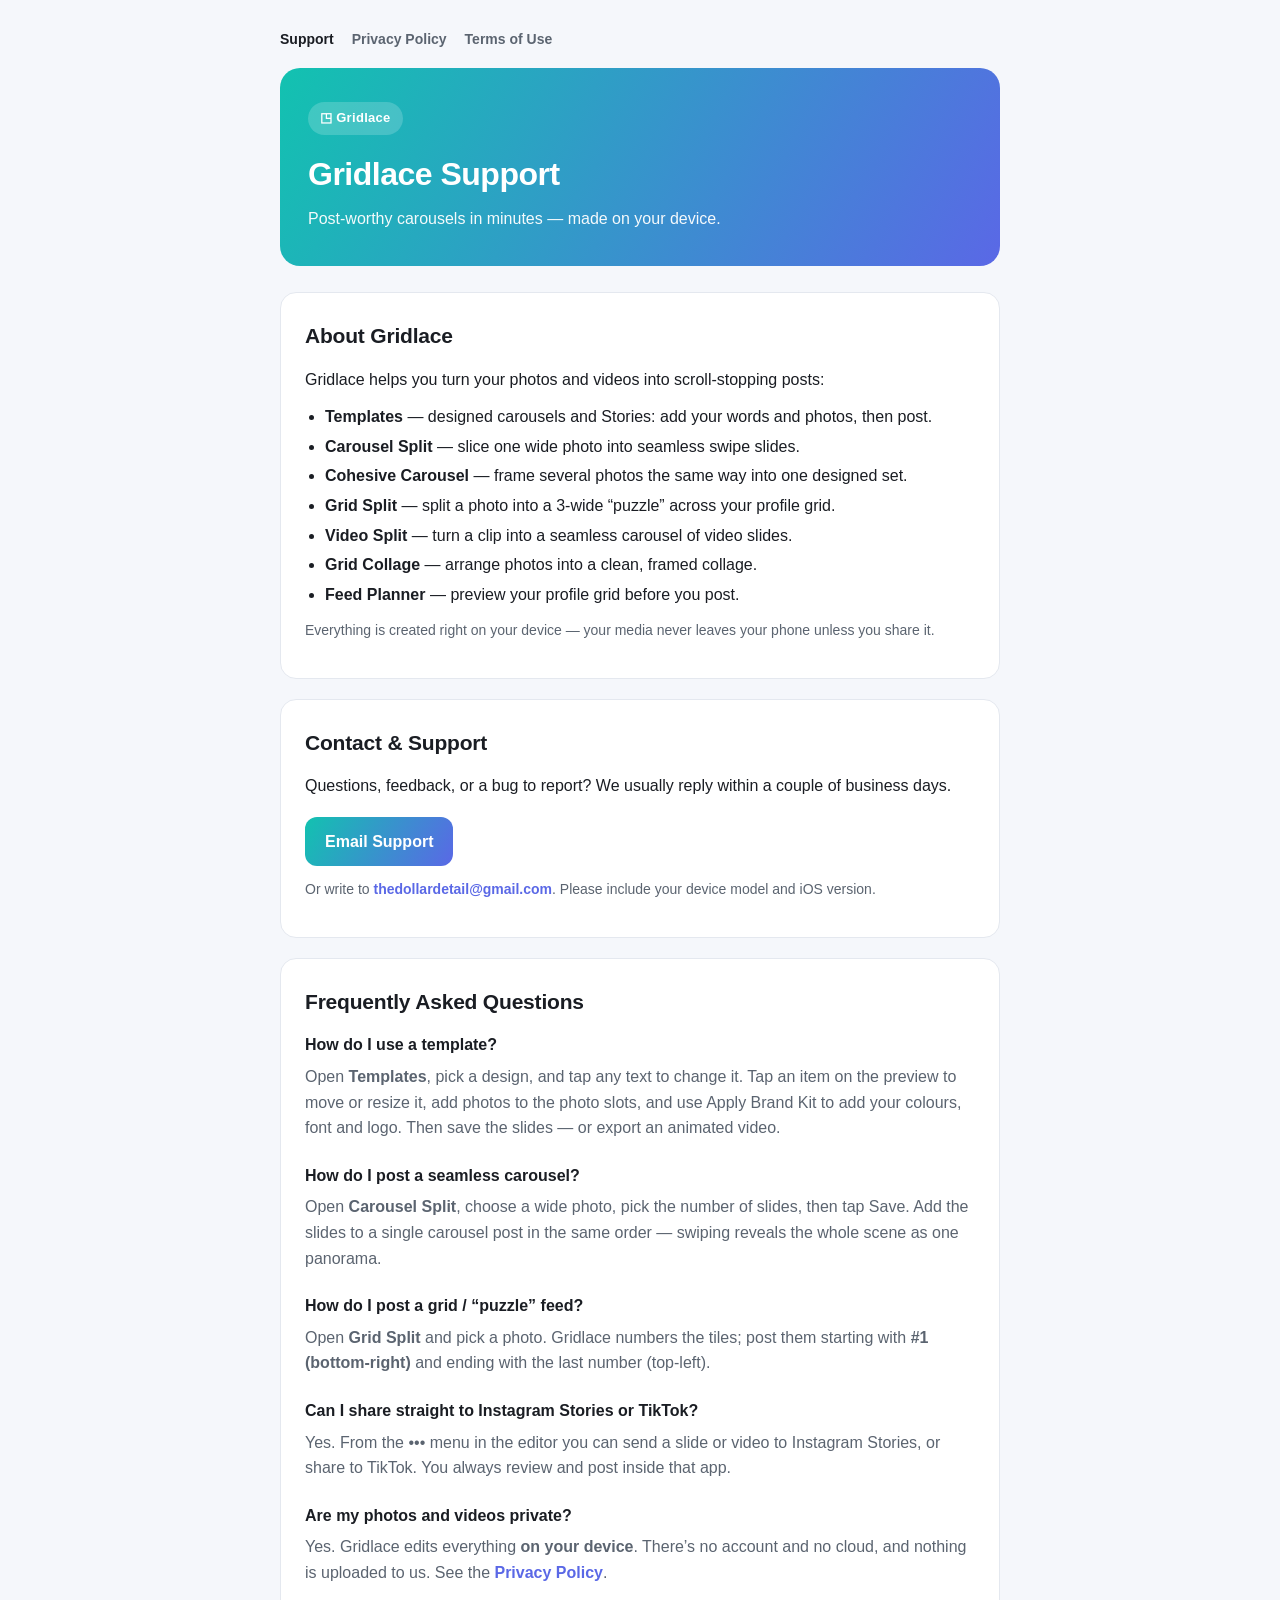
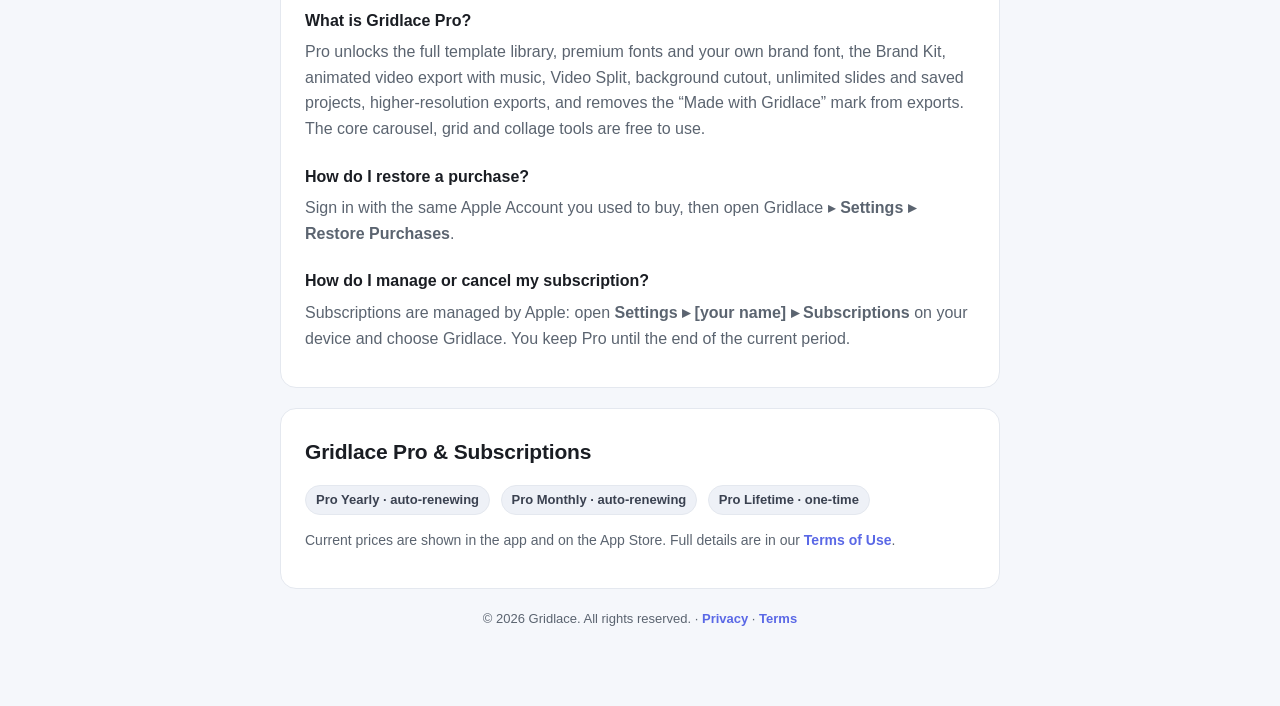
<file: index.html>
<!DOCTYPE html>
<html lang="en">
<head>
<meta charset="UTF-8" />
<meta name="viewport" content="width=device-width, initial-scale=1.0" />
<title>Gridlace — Support</title>
<link rel="stylesheet" href="style.css" />
</head>
<body>
<div class="wrap">
  <nav><a class="on" href="index.html">Support</a><a href="privacy.html">Privacy Policy</a><a href="terms.html">Terms of Use</a></nav>

  <header class="hero">
    <span class="badge">◳ Gridlace</span>
    <h1>Gridlace Support</h1>
    <p>Post-worthy carousels in minutes — made on your device.</p>
  </header>

  <section class="card">
    <h2>About Gridlace</h2>
    <p>Gridlace helps you turn your photos and videos into scroll-stopping posts:</p>
    <ul>
      <li><strong>Templates</strong> — designed carousels and Stories: add your words and photos, then post.</li>
      <li><strong>Carousel Split</strong> — slice one wide photo into seamless swipe slides.</li>
      <li><strong>Cohesive Carousel</strong> — frame several photos the same way into one designed set.</li>
      <li><strong>Grid Split</strong> — split a photo into a 3-wide “puzzle” across your profile grid.</li>
      <li><strong>Video Split</strong> — turn a clip into a seamless carousel of video slides.</li>
      <li><strong>Grid Collage</strong> — arrange photos into a clean, framed collage.</li>
      <li><strong>Feed Planner</strong> — preview your profile grid before you post.</li>
    </ul>
    <p class="muted small">Everything is created right on your device — your media never leaves your phone unless you share it.</p>
  </section>

  <section class="card">
    <h2>Contact &amp; Support</h2>
    <p>Questions, feedback, or a bug to report? We usually reply within a couple of business days.</p>
    <p><a class="contact-btn" href="mailto:thedollardetail@gmail.com?subject=Gridlace%20Support">Email Support</a></p>
    <p class="small muted">Or write to <a href="mailto:thedollardetail@gmail.com">thedollardetail@gmail.com</a>. Please include your device model and iOS version.</p>
  </section>

  <section class="card faq">
    <h2>Frequently Asked Questions</h2>

    <h3>How do I use a template?</h3>
    <p>Open <strong>Templates</strong>, pick a design, and tap any text to change it. Tap an item on the preview to move or resize it, add photos to the photo slots, and use Apply Brand Kit to add your colours, font and logo. Then save the slides — or export an animated video.</p>

    <h3>How do I post a seamless carousel?</h3>
    <p>Open <strong>Carousel Split</strong>, choose a wide photo, pick the number of slides, then tap Save. Add the slides to a single carousel post in the same order — swiping reveals the whole scene as one panorama.</p>

    <h3>How do I post a grid / “puzzle” feed?</h3>
    <p>Open <strong>Grid Split</strong> and pick a photo. Gridlace numbers the tiles; post them starting with <strong>#1 (bottom-right)</strong> and ending with the last number (top-left).</p>

    <h3>Can I share straight to Instagram Stories or TikTok?</h3>
    <p>Yes. From the ••• menu in the editor you can send a slide or video to Instagram Stories, or share to TikTok. You always review and post inside that app.</p>

    <h3>Are my photos and videos private?</h3>
    <p>Yes. Gridlace edits everything <strong>on your device</strong>. There’s no account and no cloud, and nothing is uploaded to us. See the <a href="privacy.html">Privacy Policy</a>.</p>

    <h3>What is Gridlace Pro?</h3>
    <p>Pro unlocks the full template library, premium fonts and your own brand font, the Brand Kit, animated video export with music, Video Split, background cutout, unlimited slides and saved projects, higher-resolution exports, and removes the “Made with Gridlace” mark from exports. The core carousel, grid and collage tools are free to use.</p>

    <h3>How do I restore a purchase?</h3>
    <p>Sign in with the same Apple Account you used to buy, then open Gridlace ▸ <strong>Settings ▸ Restore Purchases</strong>.</p>

    <h3>How do I manage or cancel my subscription?</h3>
    <p>Subscriptions are managed by Apple: open <strong>Settings ▸ [your name] ▸ Subscriptions</strong> on your device and choose Gridlace. You keep Pro until the end of the current period.</p>
  </section>

  <section class="card">
    <h2>Gridlace Pro &amp; Subscriptions</h2>
    <p>
      <span class="pill">Pro Yearly · auto-renewing</span>
      <span class="pill">Pro Monthly · auto-renewing</span>
      <span class="pill">Pro Lifetime · one-time</span>
    </p>
    <p class="small muted">Current prices are shown in the app and on the App Store. Full details are in our <a href="terms.html">Terms of Use</a>.</p>
  </section>

  <footer><p>© 2026 Gridlace. All rights reserved. · <a href="privacy.html">Privacy</a> · <a href="terms.html">Terms</a></p></footer>
</div>
</body>
</html>
</file>
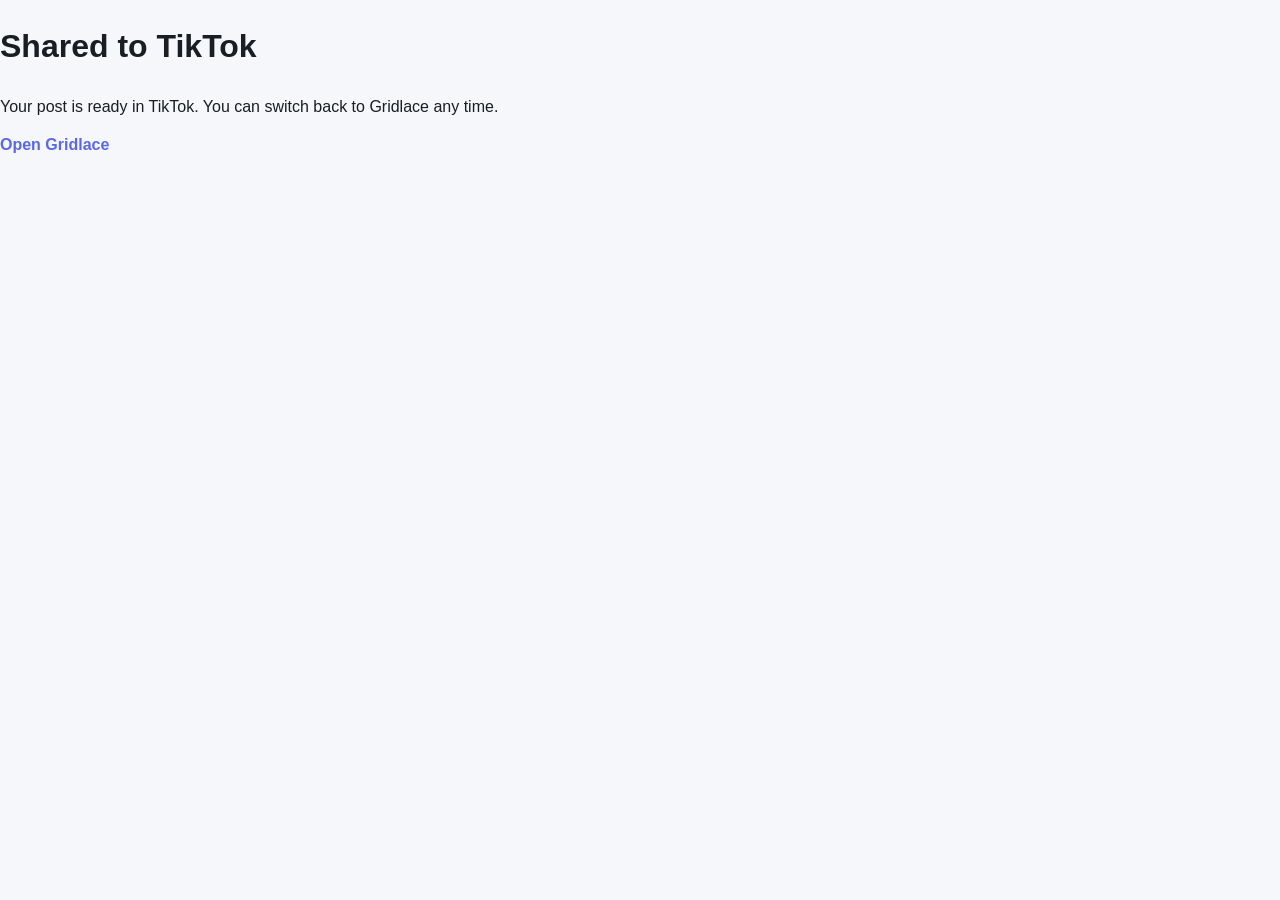
<file: tiktok/index.html>
<!doctype html>
<html lang="en">
<head>
<meta charset="utf-8">
<meta name="viewport" content="width=device-width, initial-scale=1">
<title>Back to Gridlace</title>
<link rel="stylesheet" href="../style.css">
</head>
<body>
<main>
  <h1>Shared to TikTok</h1>
  <p>Your post is ready in TikTok. You can switch back to Gridlace any time.</p>
  <p><a href="gridlace://templates">Open Gridlace</a></p>
</main>
</body>
</html>
</file>
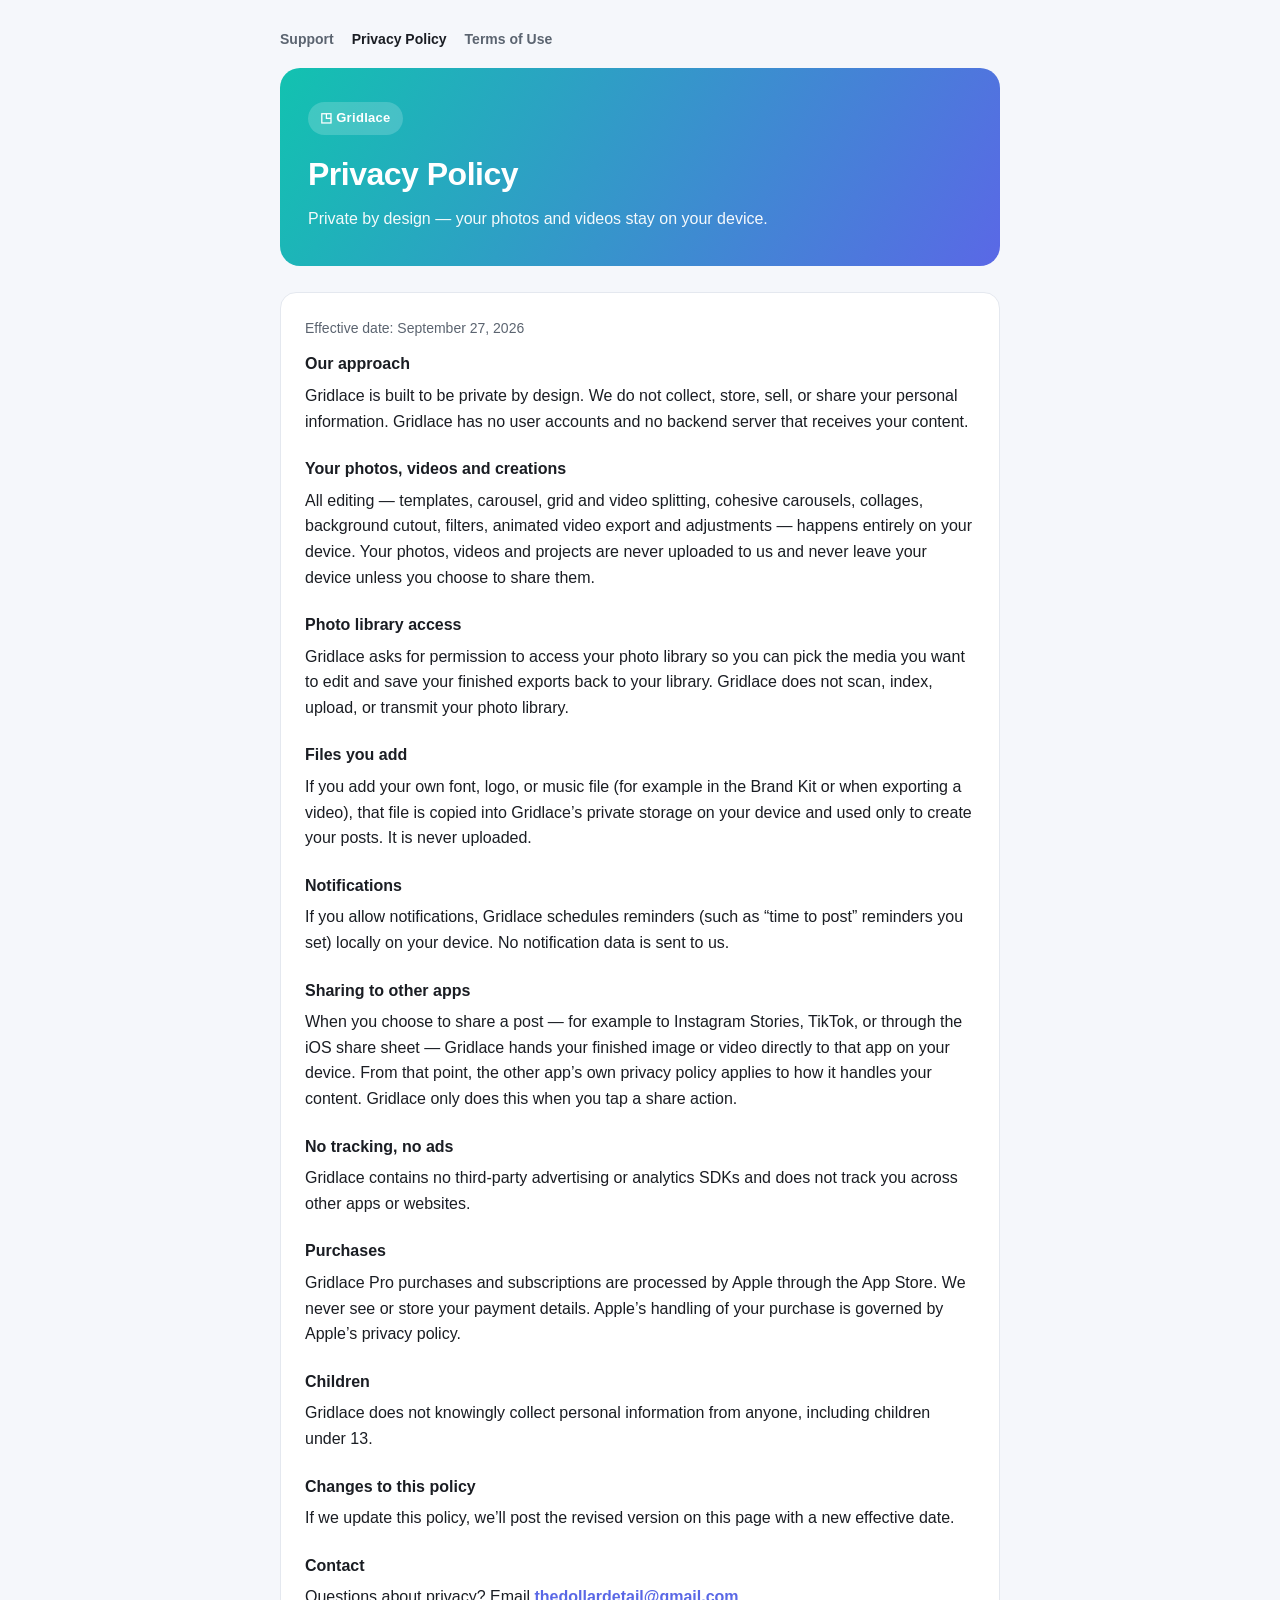
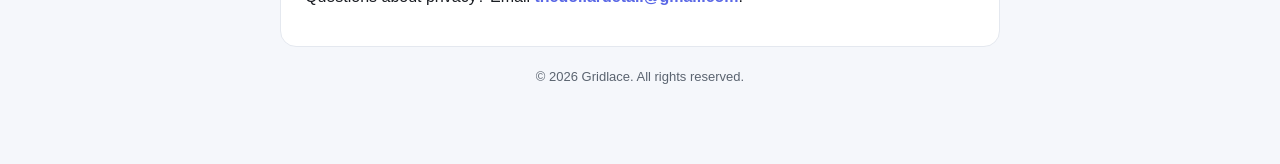
<file: privacy.html>
<!DOCTYPE html>
<html lang="en">
<head>
<meta charset="UTF-8" />
<meta name="viewport" content="width=device-width, initial-scale=1.0" />
<title>Gridlace — Privacy Policy</title>
<link rel="stylesheet" href="style.css" />
</head>
<body>
<div class="wrap">
  <nav><a href="index.html">Support</a><a class="on" href="privacy.html">Privacy Policy</a><a href="terms.html">Terms of Use</a></nav>

  <header class="hero">
    <span class="badge">◳ Gridlace</span>
    <h1>Privacy Policy</h1>
    <p>Private by design — your photos and videos stay on your device.</p>
  </header>

  <section class="card">
    <p class="small muted">Effective date: September 27, 2026</p>

    <h3>Our approach</h3>
    <p>Gridlace is built to be private by design. We do not collect, store, sell, or share your personal information. Gridlace has no user accounts and no backend server that receives your content.</p>

    <h3>Your photos, videos and creations</h3>
    <p>All editing — templates, carousel, grid and video splitting, cohesive carousels, collages, background cutout, filters, animated video export and adjustments — happens entirely on your device. Your photos, videos and projects are never uploaded to us and never leave your device unless you choose to share them.</p>

    <h3>Photo library access</h3>
    <p>Gridlace asks for permission to access your photo library so you can pick the media you want to edit and save your finished exports back to your library. Gridlace does not scan, index, upload, or transmit your photo library.</p>

    <h3>Files you add</h3>
    <p>If you add your own font, logo, or music file (for example in the Brand Kit or when exporting a video), that file is copied into Gridlace’s private storage on your device and used only to create your posts. It is never uploaded.</p>

    <h3>Notifications</h3>
    <p>If you allow notifications, Gridlace schedules reminders (such as “time to post” reminders you set) locally on your device. No notification data is sent to us.</p>

    <h3>Sharing to other apps</h3>
    <p>When you choose to share a post — for example to Instagram Stories, TikTok, or through the iOS share sheet — Gridlace hands your finished image or video directly to that app on your device. From that point, the other app’s own privacy policy applies to how it handles your content. Gridlace only does this when you tap a share action.</p>

    <h3>No tracking, no ads</h3>
    <p>Gridlace contains no third-party advertising or analytics SDKs and does not track you across other apps or websites.</p>

    <h3>Purchases</h3>
    <p>Gridlace Pro purchases and subscriptions are processed by Apple through the App Store. We never see or store your payment details. Apple’s handling of your purchase is governed by Apple’s privacy policy.</p>

    <h3>Children</h3>
    <p>Gridlace does not knowingly collect personal information from anyone, including children under 13.</p>

    <h3>Changes to this policy</h3>
    <p>If we update this policy, we’ll post the revised version on this page with a new effective date.</p>

    <h3>Contact</h3>
    <p>Questions about privacy? Email <a href="mailto:thedollardetail@gmail.com">thedollardetail@gmail.com</a>.</p>
  </section>

  <footer><p>© 2026 Gridlace. All rights reserved.</p></footer>
</div>
</body>
</html>
</file>
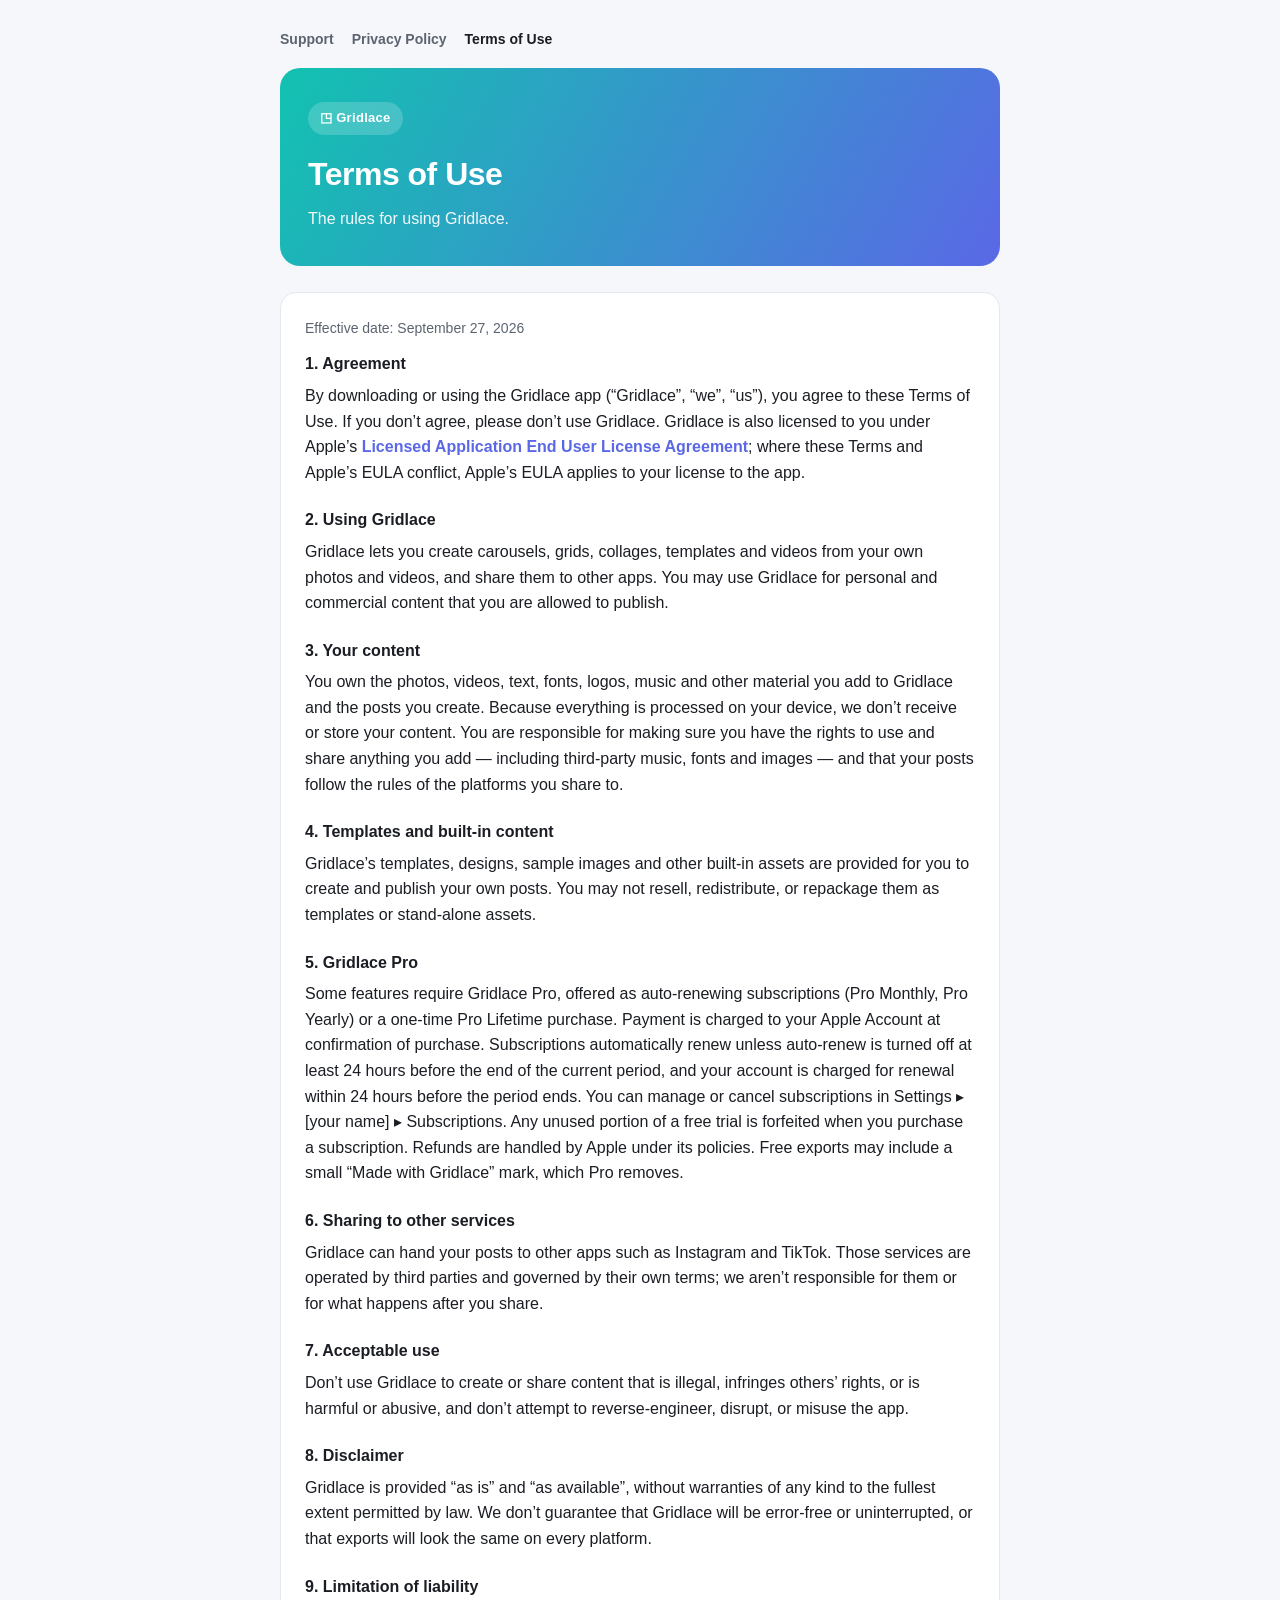
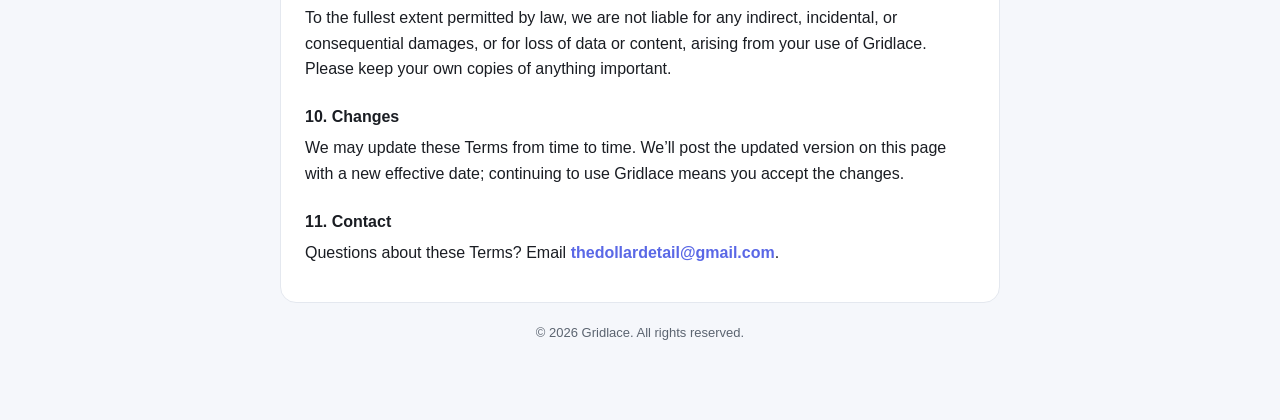
<file: terms.html>
<!DOCTYPE html>
<html lang="en">
<head>
<meta charset="UTF-8" />
<meta name="viewport" content="width=device-width, initial-scale=1.0" />
<title>Gridlace — Terms of Use</title>
<link rel="stylesheet" href="style.css" />
</head>
<body>
<div class="wrap">
  <nav><a href="index.html">Support</a><a href="privacy.html">Privacy Policy</a><a class="on" href="terms.html">Terms of Use</a></nav>

  <header class="hero">
    <span class="badge">◳ Gridlace</span>
    <h1>Terms of Use</h1>
    <p>The rules for using Gridlace.</p>
  </header>

  <section class="card">
    <p class="small muted">Effective date: September 27, 2026</p>

    <h3>1. Agreement</h3>
    <p>By downloading or using the Gridlace app (“Gridlace”, “we”, “us”), you agree to these Terms of Use. If you don’t agree, please don’t use Gridlace. Gridlace is also licensed to you under Apple’s <a href="https://www.apple.com/legal/internet-services/itunes/dev/stdeula/">Licensed Application End User License Agreement</a>; where these Terms and Apple’s EULA conflict, Apple’s EULA applies to your license to the app.</p>

    <h3>2. Using Gridlace</h3>
    <p>Gridlace lets you create carousels, grids, collages, templates and videos from your own photos and videos, and share them to other apps. You may use Gridlace for personal and commercial content that you are allowed to publish.</p>

    <h3>3. Your content</h3>
    <p>You own the photos, videos, text, fonts, logos, music and other material you add to Gridlace and the posts you create. Because everything is processed on your device, we don’t receive or store your content. You are responsible for making sure you have the rights to use and share anything you add — including third-party music, fonts and images — and that your posts follow the rules of the platforms you share to.</p>

    <h3>4. Templates and built-in content</h3>
    <p>Gridlace’s templates, designs, sample images and other built-in assets are provided for you to create and publish your own posts. You may not resell, redistribute, or repackage them as templates or stand-alone assets.</p>

    <h3>5. Gridlace Pro</h3>
    <p>Some features require Gridlace Pro, offered as auto-renewing subscriptions (Pro Monthly, Pro Yearly) or a one-time Pro Lifetime purchase. Payment is charged to your Apple Account at confirmation of purchase. Subscriptions automatically renew unless auto-renew is turned off at least 24 hours before the end of the current period, and your account is charged for renewal within 24 hours before the period ends. You can manage or cancel subscriptions in Settings ▸ [your name] ▸ Subscriptions. Any unused portion of a free trial is forfeited when you purchase a subscription. Refunds are handled by Apple under its policies. Free exports may include a small “Made with Gridlace” mark, which Pro removes.</p>

    <h3>6. Sharing to other services</h3>
    <p>Gridlace can hand your posts to other apps such as Instagram and TikTok. Those services are operated by third parties and governed by their own terms; we aren’t responsible for them or for what happens after you share.</p>

    <h3>7. Acceptable use</h3>
    <p>Don’t use Gridlace to create or share content that is illegal, infringes others’ rights, or is harmful or abusive, and don’t attempt to reverse-engineer, disrupt, or misuse the app.</p>

    <h3>8. Disclaimer</h3>
    <p>Gridlace is provided “as is” and “as available”, without warranties of any kind to the fullest extent permitted by law. We don’t guarantee that Gridlace will be error-free or uninterrupted, or that exports will look the same on every platform.</p>

    <h3>9. Limitation of liability</h3>
    <p>To the fullest extent permitted by law, we are not liable for any indirect, incidental, or consequential damages, or for loss of data or content, arising from your use of Gridlace. Please keep your own copies of anything important.</p>

    <h3>10. Changes</h3>
    <p>We may update these Terms from time to time. We’ll post the updated version on this page with a new effective date; continuing to use Gridlace means you accept the changes.</p>

    <h3>11. Contact</h3>
    <p>Questions about these Terms? Email <a href="mailto:thedollardetail@gmail.com">thedollardetail@gmail.com</a>.</p>
  </section>

  <footer><p>© 2026 Gridlace. All rights reserved.</p></footer>
</div>
</body>
</html>
</file>
<file: style.css>
:root{
  --bg:#f5f7fb; --card:#ffffff; --ink:#1a1d23; --muted:#5b6470;
  --line:#e4e8ef; --teal:#0fb5a0; --indigo:#5a68e6;
  --accent:linear-gradient(120deg,#12c2b0,#5a68e6);
}
*{box-sizing:border-box;}
body{
  margin:0; background:var(--bg); color:var(--ink);
  font-family:-apple-system,BlinkMacSystemFont,"Segoe UI",Roboto,Helvetica,Arial,sans-serif;
  line-height:1.6; -webkit-font-smoothing:antialiased;
}
.wrap{max-width:760px; margin:0 auto; padding:28px 20px 64px;}
nav{display:flex; gap:18px; flex-wrap:wrap; margin:0 0 18px; font-size:14px;}
nav a{color:var(--muted);}
nav a.on{color:var(--ink);}
header.hero{background:var(--accent); color:#fff; border-radius:20px; padding:34px 28px; margin-bottom:26px;}
header.hero .badge{display:inline-flex; align-items:center; gap:8px; background:rgba(255,255,255,.18);
  padding:6px 12px; border-radius:999px; font-size:13px; font-weight:600; letter-spacing:.3px; margin-bottom:14px;}
header.hero h1{margin:0 0 6px; font-size:32px; font-weight:800; letter-spacing:-.5px;}
header.hero p{margin:0; font-size:16px; opacity:.95;}
.card{background:var(--card); border:1px solid var(--line); border-radius:16px; padding:24px; margin-bottom:20px;}
h2{font-size:21px; font-weight:700; margin:2px 0 14px; letter-spacing:-.2px;}
h3{font-size:16px; font-weight:700; margin:22px 0 6px;}
h3:first-of-type{margin-top:4px;}
p{margin:0 0 12px;}
ul{margin:0 0 12px; padding-left:20px;}
li{margin:4px 0;}
a{color:var(--indigo); text-decoration:none; font-weight:600;}
a:hover{text-decoration:underline;}
.muted{color:var(--muted);}
.small{font-size:14px;}
.contact-btn{display:inline-block; background:var(--accent); color:#fff !important; padding:12px 20px;
  border-radius:12px; font-weight:700; margin-top:6px;}
.pill{display:inline-block; background:#eef1f7; color:#3a4150; border:1px solid var(--line);
  padding:4px 10px; border-radius:999px; font-size:13px; font-weight:600; margin:2px 6px 2px 0;}
.faq p{color:var(--muted);}
footer{color:var(--muted); font-size:13px; text-align:center; margin-top:8px;}
</file>
